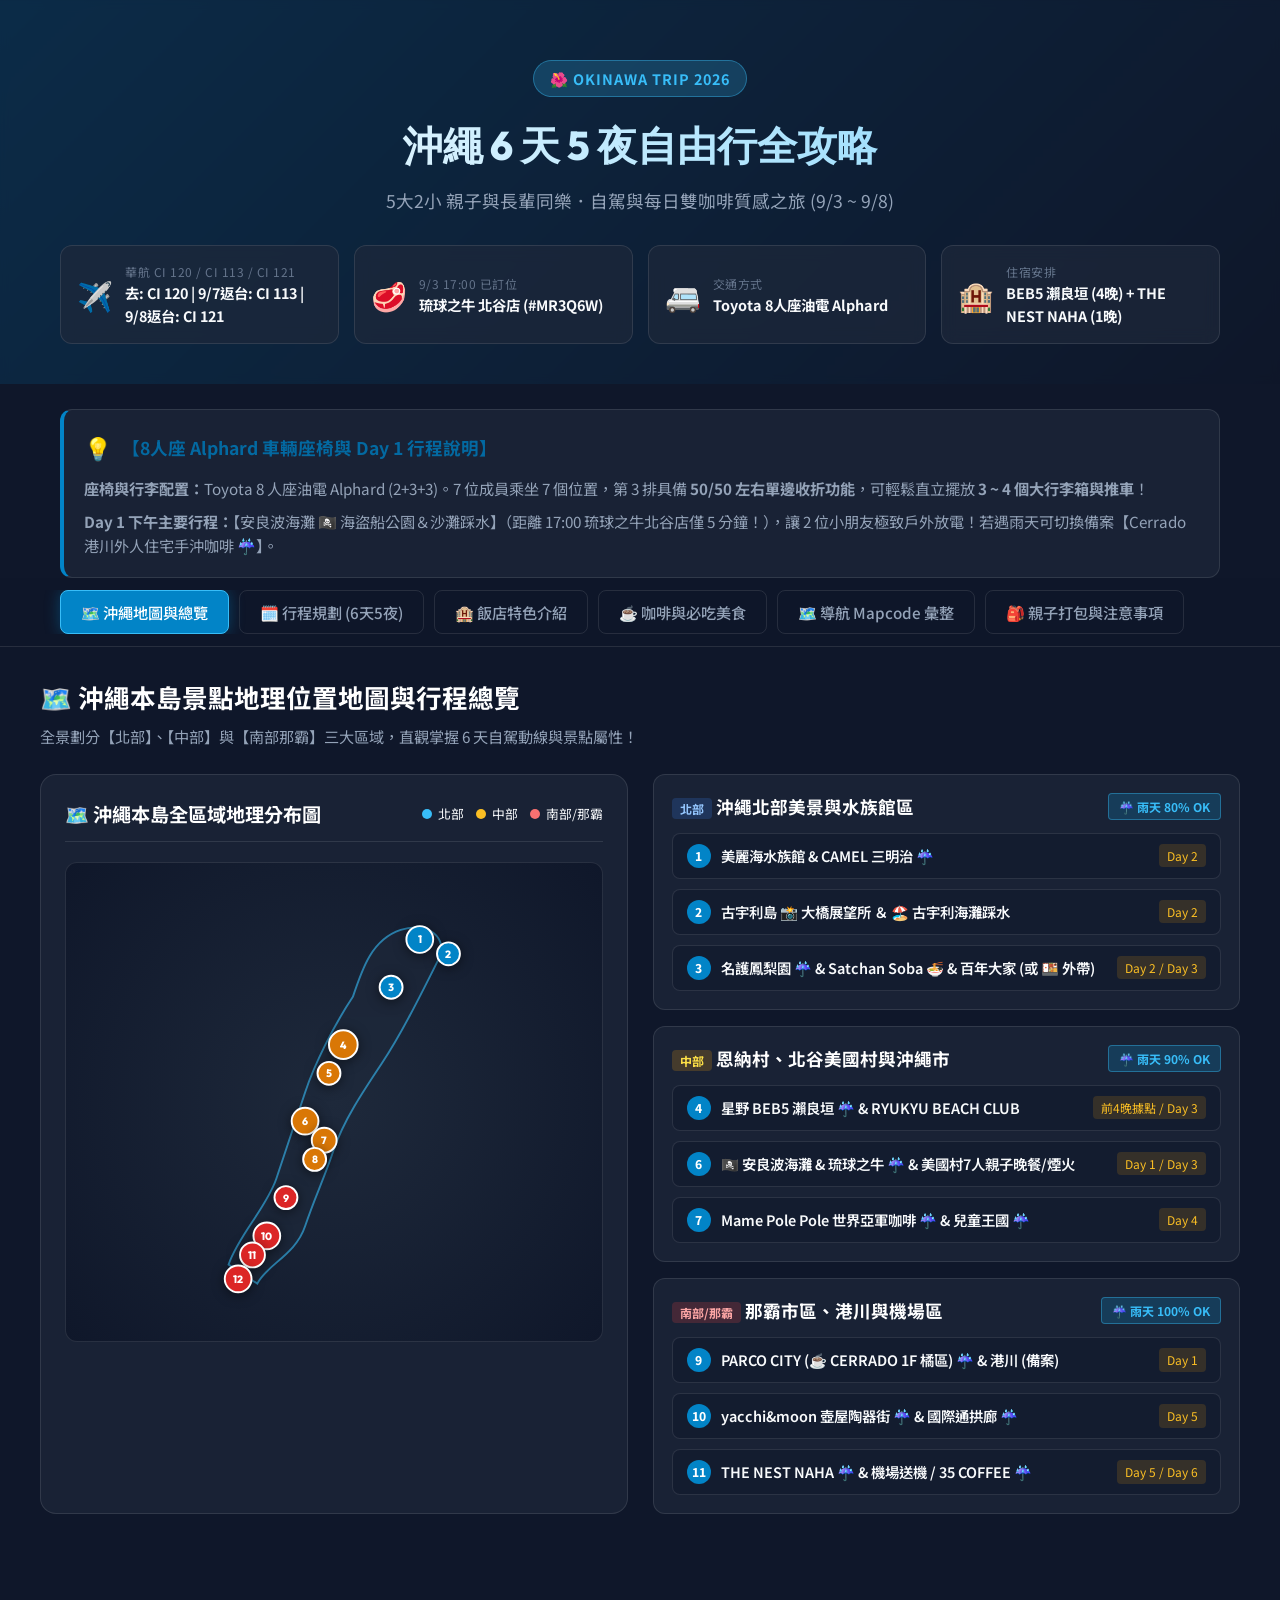
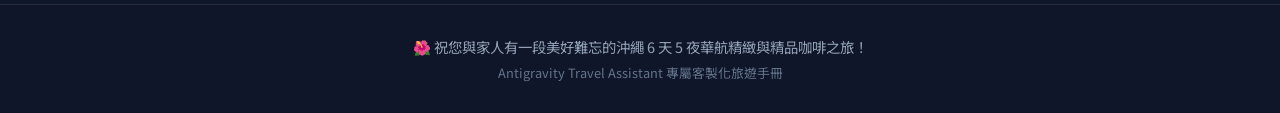
<file: index.html>
<!DOCTYPE html>
<html lang="zh-TW">
<head>
  <meta charset="UTF-8">
  <meta name="viewport" content="width=device-width, initial-scale=1.0">
  <title>沖繩 6 天 5 夜自由行全攻略｜5大2小親子自駕與每日雙咖啡之旅</title>
  <link rel="preconnect" href="https://fonts.googleapis.com">
  <link rel="preconnect" href="https://fonts.gstatic.com" crossorigin>
  <link href="https://fonts.googleapis.com/css2?family=Noto+Sans+TC:wght@300;400;500;700;900&family=Outfit:wght@400;600;800&display=swap" rel="stylesheet">
  <link rel="stylesheet" href="styles.css?v=10">
</head>
<body>
  <!-- Header / Hero Section -->
  <header class="hero">
    <div class="hero-overlay"></div>
    <div class="container hero-content">
      <span class="badge hero-badge">🌺 OKINAWA TRIP 2026</span>
      <h1>沖繩 6 天 5 夜自由行全攻略</h1>
      <p class="hero-subtitle">5大2小 親子與長輩同樂．自駕與每日雙咖啡質感之旅 (9/3 ~ 9/8)</p>
      
      <div class="trip-meta-grid">
        <div class="meta-card">
          <div class="meta-icon">✈️</div>
          <div class="meta-info">
            <div class="meta-label">華航 CI 120 / CI 113 / CI 121</div>
            <div class="meta-value">去: CI 120 | 9/7返台: CI 113 | 9/8返台: CI 121</div>
          </div>
        </div>
        <div class="meta-card">
          <div class="meta-icon">🥩</div>
          <div class="meta-info">
            <div class="meta-label">9/3 17:00 已訂位</div>
            <div class="meta-value">琉球之牛 北谷店 (#MR3Q6W)</div>
          </div>
        </div>
        <div class="meta-card">
          <div class="meta-icon">🚐</div>
          <div class="meta-info">
            <div class="meta-label">交通方式</div>
            <div class="meta-value">Toyota 8人座油電 Alphard</div>
          </div>
        </div>
        <div class="meta-card">
          <div class="meta-icon">🏨</div>
          <div class="meta-info">
            <div class="meta-label">住宿安排</div>
            <div class="meta-value">BEB5 瀨良垣 (4晚) + THE NEST NAHA (1晚)</div>
          </div>
        </div>
      </div>
    </div>
  </header>

  <!-- Important Alerts Section -->
  <section class="container section-alert">
    <div class="alert-box warning-box" style="border-left-color: #0284c7;">
      <div class="alert-header">
        <span class="alert-icon">💡</span>
        <h3 style="color: #0369a1;">【8人座 Alphard 車輛座椅與 Day 1 行程說明】</h3>
      </div>
      <div class="alert-content">
        <p><strong>座椅與行李配置：</strong>Toyota 8 人座油電 Alphard (2+3+3)。7 位成員乘坐 7 個位置，第 3 排具備 <strong>50/50 左右單邊收折功能</strong>，可輕鬆直立擺放 <strong>3 ~ 4 個大行李箱與推車</strong>！</p>
        <p><strong>Day 1 下午主要行程：</strong>【安良波海灘 🏴‍☠️ 海盜船公園＆沙灘踩水】（距離 17:00 琉球之牛北谷店僅 5 分鐘！），讓 2 位小朋友極致戶外放電！若遇雨天可切換備案【Cerrado 港川外人住宅手沖咖啡 ☔】。</p>
      </div>
    </div>
  </section>

  <!-- Navigation Tabs -->
  <nav class="sticky-nav">
    <div class="container nav-container">
      <button class="nav-btn active" data-tab="overview">🗺️ 沖繩地圖與總覽</button>
      <button class="nav-btn" data-tab="itinerary">🗓️ 行程規劃 (6天5夜)</button>
      <button class="nav-btn" data-tab="hotels">🏨 飯店特色介紹</button>
      <button class="nav-btn" data-tab="gourmet">☕ 咖啡與必吃美食</button>
      <button class="nav-btn" data-tab="mapcodes">🗺️ 導航 Mapcode 彙整</button>
      <button class="nav-btn" data-tab="packing">🎒 親子打包與注意事項</button>
    </div>
  </nav>

  <main class="container main-content">

    <!-- Tab 0: Map & Overview Page -->
    <div id="tab-overview" class="tab-pane active">
      <div class="section-title-wrap">
        <h2>🗺️ 沖繩本島景點地理位置地圖與行程總覽</h2>
        <p>全景劃分【北部】、【中部】與【南部那霸】三大區域，直觀掌握 6 天自駕動線與景點屬性！</p>
      </div>

      <div class="overview-layout">
        <!-- Interactive Okinawa SVG Map Card -->
        <div class="map-container-card">
          <div class="map-header">
            <h3>🗺️ 沖繩本島全區域地理分布圖</h3>
            <div class="map-legend">
              <div class="legend-item"><div class="legend-dot north"></div>北部</div>
              <div class="legend-item"><div class="legend-dot central"></div>中部</div>
              <div class="legend-item"><div class="legend-dot south"></div>南部/那霸</div>
            </div>
          </div>

          <div class="svg-map-wrapper">
            <svg class="map-svg" viewBox="0 0 400 500" xmlns="http://www.w3.org/2000/svg">
              <!-- Okinawa Island Base Path Graphic -->
              <path d="M 120 440 C 130 420, 160 410, 170 380 C 180 350, 190 330, 200 300 C 210 270, 230 240, 250 210 C 270 180, 290 140, 310 100 C 320 80, 300 60, 270 70 C 240 80, 230 110, 220 140 C 200 170, 180 210, 170 240 C 160 270, 150 300, 140 330 C 130 360, 100 390, 90 420 Z" 
                    fill="#1e293b" stroke="#38bdf8" stroke-width="2" opacity="0.6"/>

              <!-- Northern Region Pins (Blue) -->
              <g class="map-pin" transform="translate(290, 80)">
                <circle cx="0" cy="0" r="14" class="pin-circle north" />
                <text x="0" y="0" class="pin-label">1</text>
                <title>美麗海水族館 & CAMEL三明治 (Day 2)</title>
              </g>
              <g class="map-pin" transform="translate(320, 95)">
                <circle cx="0" cy="0" r="12" class="pin-circle north" />
                <text x="0" y="0" class="pin-label">2</text>
                <title>古宇利島 & 📸 大橋展望所 & 🏖️ 古宇利海灘 (Day 2)</title>
              </g>
              <g class="map-pin" transform="translate(260, 130)">
                <circle cx="0" cy="0" r="12" class="pin-circle north" />
                <text x="0" y="0" class="pin-label">3</text>
                <title>名護鳳梨園 & Satchan Soba & 百年古家大家 & 順路外帶 (Day 2/3)</title>
              </g>

              <!-- Central Region Pins (Amber) -->
              <g class="map-pin" transform="translate(210, 190)">
                <circle cx="0" cy="0" r="15" class="pin-circle central" />
                <text x="0" y="0" class="pin-label">4</text>
                <title>星野 BEB5 瀨良垣 & RYUKYU BEACH CLUB (前4晚據點)</title>
              </g>
              <g class="map-pin" transform="translate(195, 220)">
                <circle cx="0" cy="0" r="12" class="pin-circle central" />
                <text x="0" y="0" class="pin-label">5</text>
                <title>萬座毛觀景台 (Day 3)</title>
              </g>
              <g class="map-pin" transform="translate(170, 270)">
                <circle cx="0" cy="0" r="14" class="pin-circle central" />
                <text x="0" y="0" class="pin-label">6</text>
                <title>安良波海灘海盜船公園 & 琉球之牛北谷店 & 美國村7人親子晚餐/煙火 (Day 1/3)</title>
              </g>
              <g class="map-pin" transform="translate(190, 290)">
                <circle cx="0" cy="0" r="13" class="pin-circle central" />
                <text x="0" y="0" class="pin-label">7</text>
                <title>Mame Pole Pole世界亞軍咖啡 & 兒童王國 (Day 4)</title>
              </g>
              <g class="map-pin" transform="translate(180, 310)">
                <circle cx="0" cy="0" r="12" class="pin-circle central" />
                <text x="0" y="0" class="pin-label">8</text>
                <title>AEON Rycom 永旺夢樂城 (Day 4)</title>
              </g>

              <!-- Southern & Naha Region Pins (Red) -->
              <g class="map-pin" transform="translate(150, 350)">
                <circle cx="0" cy="0" r="12" class="pin-circle south" />
                <text x="0" y="0" class="pin-label">9</text>
                <title>SAN-A PARCO CITY & ☕ CERRADO COFFEE 1F 橘區 (Day 1)</title>
              </g>
              <g class="map-pin" transform="translate(130, 390)">
                <circle cx="0" cy="0" r="14" class="pin-circle south" />
                <text x="0" y="0" class="pin-label">10</text>
                <title>那霸國際通 & yacchi&moon壺屋陶器街 (Day 5)</title>
              </g>
              <g class="map-pin" transform="translate(115, 410)">
                <circle cx="0" cy="0" r="13" class="pin-circle south" />
                <text x="0" y="0" class="pin-label">11</text>
                <title>THE NEST NAHA & 傑克牛排 & 波上宮 (Day 5/6)</title>
              </g>
              <g class="map-pin" transform="translate(100, 435)">
                <circle cx="0" cy="0" r="14" class="pin-circle south" />
                <text x="0" y="0" class="pin-label">12</text>
                <title>那霸機場 OKA & 瀨長島 & 35 COFFEE (Day 5/6)</title>
              </g>
            </svg>
          </div>
        </div>

        <!-- Region Spotlight Cards List -->
        <div class="regions-container">
          <!-- North Region Card -->
          <div class="region-card">
            <div class="region-card-header">
              <div class="region-card-title"><span class="region-badge North">北部</span> 沖繩北部美景與水族館區</div>
              <span class="tag rain-ok">☔ 雨天 80% OK</span>
            </div>
            <div class="spotlight-list">
              <div class="spotlight-item">
                <div class="spotlight-info">
                  <div class="spotlight-num">1</div>
                  <div class="spotlight-name">美麗海水族館 & CAMEL 三明治 ☔</div>
                </div>
                <div class="spotlight-day">Day 2</div>
              </div>
              <div class="spotlight-item">
                <div class="spotlight-info">
                  <div class="spotlight-num">2</div>
                  <div class="spotlight-name">古宇利島 📸 大橋展望所 ＆ 🏖️ 古宇利海灘踩水</div>
                </div>
                <div class="spotlight-day">Day 2</div>
              </div>
              <div class="spotlight-item">
                <div class="spotlight-info">
                  <div class="spotlight-num">3</div>
                  <div class="spotlight-name">名護鳳梨園 ☔ & Satchan Soba 🍜 & 百年大家 (或 🍱 外帶)</div>
                </div>
                <div class="spotlight-day">Day 2 / Day 3</div>
              </div>
            </div>
          </div>

          <!-- Central Region Card -->
          <div class="region-card">
            <div class="region-card-header">
              <div class="region-card-title"><span class="region-badge Central">中部</span> 恩納村、北谷美國村與沖繩市</div>
              <span class="tag rain-ok">☔ 雨天 90% OK</span>
            </div>
            <div class="spotlight-list">
              <div class="spotlight-item">
                <div class="spotlight-info">
                  <div class="spotlight-num">4</div>
                  <div class="spotlight-name">星野 BEB5 瀨良垣 ☔ & RYUKYU BEACH CLUB</div>
                </div>
                <div class="spotlight-day">前4晚據點 / Day 3</div>
              </div>
              <div class="spotlight-item">
                <div class="spotlight-info">
                  <div class="spotlight-num">6</div>
                  <div class="spotlight-name">🏴‍☠️ 安良波海灘 & 琉球之牛 ☔ & 美國村7人親子晚餐/煙火</div>
                </div>
                <div class="spotlight-day">Day 1 / Day 3</div>
              </div>
              <div class="spotlight-item">
                <div class="spotlight-info">
                  <div class="spotlight-num">7</div>
                  <div class="spotlight-name">Mame Pole Pole 世界亞軍咖啡 ☔ & 兒童王國 ☔</div>
                </div>
                <div class="spotlight-day">Day 4</div>
              </div>
            </div>
          </div>

          <!-- South & Naha Region Card -->
          <div class="region-card">
            <div class="region-card-header">
              <div class="region-card-title"><span class="region-badge South">南部/那霸</span> 那霸市區、港川與機場區</div>
              <span class="tag rain-ok">☔ 雨天 100% OK</span>
            </div>
            <div class="spotlight-list">
              <div class="spotlight-item">
                <div class="spotlight-info">
                  <div class="spotlight-num">9</div>
                  <div class="spotlight-name">PARCO CITY (☕ CERRADO 1F 橘區) ☔ & 港川 (備案)</div>
                </div>
                <div class="spotlight-day">Day 1</div>
              </div>
              <div class="spotlight-item">
                <div class="spotlight-info">
                  <div class="spotlight-num">10</div>
                  <div class="spotlight-name">yacchi&moon 壺屋陶器街 ☔ & 國際通拱廊 ☔</div>
                </div>
                <div class="spotlight-day">Day 5</div>
              </div>
              <div class="spotlight-item">
                <div class="spotlight-info">
                  <div class="spotlight-num">11</div>
                  <div class="spotlight-name">THE NEST NAHA ☔ & 機場送機 / 35 COFFEE ☔</div>
                </div>
                <div class="spotlight-day">Day 5 / Day 6</div>
              </div>
            </div>
          </div>
        </div>
      </div>
    </div>

    <!-- Tab 1: Itinerary -->
    <div id="tab-itinerary" class="tab-pane">
      <div class="section-title-wrap">
        <h2>🗓️ Day-by-Day 每日詳細行程與路線導覽</h2>
        <p>Day 1 咖啡亮點：<strong>☕ CERRADO COFFEE BeansStore 分店在 PARCO CITY 1 樓 (1F 橘區)！</strong></p>
      </div>

      <!-- Day Selector Bar -->
      <div class="day-selector">
        <button class="day-btn active" data-day="day1">Day 1 (9/3 週四)<br><span>🏴‍☠️ 安良波海灘 ➔ 🥩琉球之牛</span></button>
        <button class="day-btn" data-day="day2">Day 2 (9/4 週五)<br><span>☕ CAMEL 早餐 ➔ 🐋水族館 ➔ 📸展望所 ➔ 🍱順路外帶/大家</span></button>
        <button class="day-btn" data-day="day3">Day 3 (9/5 週六)<br><span>☕ Beach Club ➔ 🐘 萬座毛 ➔ 🦁 兒童王國 ➔ 🏴‍☠️ 海盜船 ➔ 🌮 美國村</span></button>
        <button class="day-btn" data-day="day4">Day 4 (9/6 週日)<br><span>☕ 豆ポレポレ ➔ 🛍️ AEON ➔ 🏖️ 納碧海灘 ➔ 🍲 和牛火鍋</span></button>
        <button class="day-btn" data-day="day5">Day 5 (9/7 週一)<br><span>yacchi&moon餐具．☕瀨長島 ➔ 🛫送機</span></button>
        <button class="day-btn" data-day="day6">Day 6 (9/8 週二)<br><span>☕ 35咖啡買豆 ➔ CI 121 返台</span></button>
      </div>

      <!-- Day Details Container -->
      <div id="day-details-content">
        <!-- JS dynamically renders active day content here -->
      </div>
    </div>

    <!-- Tab 2: Hotels -->
    <div id="tab-hotels" class="tab-pane">
      <div class="section-title-wrap">
        <h2>🏨 住宿開箱與周邊機能指南</h2>
        <p>4晚星野度假風 (附完整廚房可自煮火鍋 & 24h TAMARIBA 晨間咖啡) + 1晚那霸頂級新地標 Nest Hotel</p>
      </div>

      <div class="hotels-grid">
        <div class="hotel-card">
          <div class="hotel-tag">Day 1 ~ Day 4 (前4晚)</div>
          <h3>星野集團 BEB5 沖繩瀨良垣 ☔ 雨天OK</h3>
          <p class="hotel-sub">Hoshino Resorts BEB5 Okinawa Seragaki</p>
          <div class="hotel-img-placeholder" style="background: linear-gradient(135deg, #2b5876, #4e4376);">
            <span>☕ 24h TAMARIBA Lounge 晨間精緻咖啡 & 附設完整廚房</span>
          </div>
          <ul class="hotel-highlights">
            <li><strong>房間特色：</strong>配備完整廚房、大容量冰箱、洗脫烘一體洗衣機、微波爐、IH電磁爐與鍋具，雨天在房內自煮和牛火鍋極其舒適！</li>
            <li><strong>咖啡亮點：</strong>24小時開放的 TAMARIBA 室內 Lounge，提供免費精緻晨間咖啡與輕食。</li>
            <li><strong>地理優勢：</strong>位於恩納村中心點，往北去美麗海水族館（約50分鐘）、往南去美國村（約30分鐘），極佳的北部與中部旅遊據點。</li>
            <li><strong>親子友善：</strong>提供兒童備品、推車友善無障礙通道、夜間可以在中庭放鬆喝啤酒聊天。</li>
          </ul>
        </div>

        <div class="hotel-card">
          <div class="hotel-tag highlight-tag">Day 5 (最後1晚 - 2025新開幕)</div>
          <h3>THE NEST NAHA (那霸 NEST 酒店) ☔ 雨天OK</h3>
          <p class="hotel-sub">Nest Hotel Group 旗艦頂級酒店 (2025年7月盛大開幕)</p>
          <div class="hotel-img-placeholder" style="background: linear-gradient(135deg, #11998e, #38ef7d);">
            <span>🏊 22公尺頂樓無邊際泳池 & 頂樓池畔晨間咖啡</span>
          </div>
          <ul class="hotel-highlights">
            <li><strong>飯店亮點：</strong>2025新開幕旗艦大作！頂樓設有無邊際溫水泳池，可以邊俯瞰那霸夕陽市景與晨間景致享用池畔咖啡。</li>
            <li><strong>地理位置：</strong>步行 5 分鐘即達單軌「旭橋站」，開車至那霸機場僅約 10~15 分鐘。</li>
            <li><strong>逛街便利：</strong>步行可達「國際通」、熱門餐廳「傑克牛排 (Jack's Steak House)」。最後一天還車後即可輕鬆逛街 shopping。</li>
            <li><strong>溫馨提醒：</strong>請特別留意，附近另有舊款「那霸西 Nest 酒店 (Nest Hotel Naha Nishi)」，訂房與導航時請務必認明 <strong>THE NEST NAHA</strong>。</li>
          </ul>
        </div>
      </div>
    </div>

    <!-- Tab 3: Gourmet -->
    <div id="tab-gourmet" class="tab-pane">
      <div class="section-title-wrap">
        <h2>☕ 精品咖啡與必吃美食口袋名單</h2>
        <p>嚴選 CERRADO COFFEE BeansStore (PARCO CITY 1F 橘區)、King Tacos、燒肉乃我那霸、Satchan Soba</p>
      </div>

      <div class="gourmet-filters">
        <button class="filter-btn active" data-filter="all">全部咖啡與美食</button>
        <button class="filter-btn" data-filter="cafe">☕ 咖啡地圖 / 買豆名店</button>
        <button class="filter-btn" data-filter="yakiniku">🥩 琉球之牛 / 和牛火鍋</button>
        <button class="filter-btn" data-filter="naha">🏺 yacchi&moon / 國際通</button>
        <button class="filter-btn" data-filter="soba">🍜 沖繩麵 / 傳統料理</button>
      </div>

      <div class="gourmet-grid" id="gourmet-container">
        <!-- Dynamically filled by JS -->
      </div>
    </div>

    <!-- Tab 4: Mapcodes -->
    <div id="tab-mapcodes" class="tab-pane">
      <div class="section-title-wrap">
        <h2>🗺️ 自駕必備！景點 Mapcode & 天候屬性查</h2>
        <p>日本車載導航輸入 Mapcode 最準確，標註 ☔ 雨天OK 之室內/遮雨景點</p>
      </div>

      <div class="mapcode-table-wrap">
        <table class="mapcode-table">
          <thead>
            <tr>
              <th>區域</th>
              <th>景點 / 飯店名稱</th>
              <th>Mapcode</th>
              <th>電話號碼</th>
              <th>天候屬性 / 備註</th>
            </tr>
          </thead>
          <tbody>
            <tr>
              <td><span class="region-badge South">浦添</span></td>
              <td><strong>CERRADO COFFEE BeansStore (PARCO CITY 1F)</strong></td>
              <td>33 339 078*34</td>
              <td>098-871-1120</td>
              <td>☔ 雨天OK｜☕ PARCO CITY 1樓橘區 (Orange Zone)！精品單品手沖與咖啡豆買豆</td>
            </tr>
            <tr>
              <td><span class="region-badge North">名護</span></td>
              <td><strong>King Tacos (名護店 - Day 2 外帶首選)</strong></td>
              <td>206 688 322*41</td>
              <td>0980-52-7080</td>
              <td>🍱 沖繩塔可飯元祖！大盒起司牛肉塔可飯，順路外帶回 BEB5 第一名</td>
            </tr>
            <tr>
              <td><span class="region-badge North">名護</span></td>
              <td><strong>燒肉乃我那霸 (名護店 - 燒肉便當)</strong></td>
              <td>206 688 565*11</td>
              <td>0980-53-5017</td>
              <td>🥩 🍱 A5 和牛與阿古豬排豪華外帶便當，順路外帶超美味</td>
            </tr>
            <tr>
              <td><span class="region-badge North">恩納</span></td>
              <td><strong>Pizzeria da ENZO (恩納村店 - 窯烤披薩)</strong></td>
              <td>206 098 003*55</td>
              <td>098-965-8800</td>
              <td>🍕 外帶現烤窯烤披薩與義大利麵！回 BEB5 享用極好</td>
            </tr>
            <tr>
              <td><span class="region-badge North">名護</span></td>
              <td><strong>AEON 名護店 (58號國道旁超市熟食)</strong></td>
              <td>206 688 880*85</td>
              <td>0980-54-8000</td>
              <td>🛒 🍱 生魚片壽司拼盤、串燒、炸雞與水果大採購外帶</td>
            </tr>
            <tr>
              <td><span class="region-badge Central">美國村</span></td>
              <td><strong>Taco Rice Cafe Kijimuna (Depot Island 2F)</strong></td>
              <td>33 526 450*63</td>
              <td>098-989-5100</td>
              <td>☔ 雨天OK｜🌮 Day 3 親子晚餐首選！滑嫩歐姆蛋塔可飯、不辣小孩超喜愛</td>
            </tr>
            <tr>
              <td><span class="region-badge Central">美國村</span></td>
              <td><strong>美濱迴轉壽司市場 (グルメ回転ずし市場)</strong></td>
              <td>33 526 400*22</td>
              <td>098-926-3222</td>
              <td>☔ 雨天OK｜🍣 5大2小大卡座首選！大塊生魚片壽司、玉子燒與熱烏龍麵</td>
            </tr>
            <tr>
              <td><span class="region-badge Central">北谷港</span></td>
              <td><strong>Chatan Harbor Brewery & Restaurant</strong></td>
              <td>33 525 400*11</td>
              <td>098-926-1118</td>
              <td>☔ 雨天OK｜🍺 🍕 7人極寬敞港景餐廳！大人精釀啤酒/牛排＋小孩現烤披薩</td>
            </tr>
            <tr>
              <td><span class="region-badge North">名護</span></td>
              <td><strong>Satchan Soba (幸ちゃんそば - Day 3 午餐)</strong></td>
              <td>206 688 880*85</td>
              <td>0980-52-1558</td>
              <td>☔ 雨天OK｜🍜 名護超人氣沖繩麵！燉煮軟骨排骨(Soki)與艾草麵條選項</td>
            </tr>
            <tr>
              <td><span class="region-badge North">古宇利</span></td>
              <td><strong>古宇利海灘 (Kouri Beach)</strong></td>
              <td>485 692 126*22</td>
              <td>0980-56-2256</td>
              <td>🏖️ Day 2 超順路踩水｜浪平水淺細白沙灘、洗腳沖洗設施齊全</td>
            </tr>
            <tr>
              <td><span class="region-badge North">本島側</span></td>
              <td><strong>古宇利大橋南詰展望所 (本島/屋我側)</strong></td>
              <td>485 601 893*22</td>
              <td>0980-56-2256</td>
              <td>📸 Day 2 大橋拍照勝地｜免費停車場、沙灘步道、全景海景合照</td>
            </tr>
            <tr>
              <td><span class="region-badge Central">北谷</span></td>
              <td><strong>安良波海灘 (Araha Beach - 海盜船公園)</strong></td>
              <td>33 496 157*00</td>
              <td>098-926-2680</td>
              <td>🏴‍☠️ Day 1 主要行程｜巨大海盜船木製城堡遊樂設施、白沙灘踩水</td>
            </tr>
            <tr>
              <td><span class="region-badge South">浦添</span></td>
              <td><strong>OKINAWA CERRADO COFFEE (港川總店)</strong></td>
              <td>33 341 033*58</td>
              <td>098-875-0123</td>
              <td>☔ 雨天OK｜☕ Day 1 備案｜1986創立老字號文青烘豆廠總店，買濾掛包</td>
            </tr>
            <tr>
              <td><span class="region-badge North">本部</span></td>
              <td><strong>CAMEL SANDWICH & SMOOTHIE (Day 2 早餐)</strong></td>
              <td>553 045 423*44</td>
              <td>0980-43-6902</td>
              <td>☔ 雨天OK｜距水族館10分鐘，熱壓三明治與果昔</td>
            </tr>
            <tr>
              <td><span class="region-badge North">古宇利</span></td>
              <td><strong>Kouri Shrimp (2F) & Benny's Bowl (1F)</strong></td>
              <td>485 692 126*22</td>
              <td>0980-56-1242</td>
              <td>🍤 🥣 Day 2 點心｜同棟建築！2F蝦蝦飯＋1F Benny's 鮮果巴西莓碗</td>
            </tr>
            <tr>
              <td><span class="region-badge North">恩納</span></td>
              <td><strong>RYUKYU BEACH CLUB (琉球海灘俱樂部)</strong></td>
              <td>206 315 277*33</td>
              <td>098-966-2345</td>
              <td>☀️ 戶外開放沙發｜瀨良垣海景第一排（週六建議預約）</td>
            </tr>
            <tr>
              <td><span class="region-badge North">恩納</span></td>
              <td><strong>恩納村海濱公園・納碧海灘 (Nabee Beach)</strong></td>
              <td>206 312 098*88</td>
              <td>098-966-8839</td>
              <td>🏖️ 距BEB5僅5分｜免費停車與入場！天然內灣防波堤、浪平水淺、細白沙、洗腳池、紅瓦涼亭</td>
            </tr>
            <tr>
              <td><span class="region-badge Central">中部</span></td>
              <td><strong>琉球之牛 (北谷店) - 已訂位 17:00</strong></td>
              <td>33 526 450*63</td>
              <td>098-989-3405</td>
              <td>☔ 雨天OK｜9/3 17:00 準時入座！預約號 #MR3Q6W</td>
            </tr>
            <tr>
              <td><span class="region-badge Central">中部</span></td>
              <td><strong>Mame Pole Pole (豆ポレポレ)</strong></td>
              <td>33 564 309*05</td>
              <td>098-960-5516</td>
              <td>☔ 雨天OK｜新店門口有專屬免費停車場！拿鐵必買：1.Moo-Moo牛牛配方 2.Gajumaru榕樹配方 3.Pole Pole中焙</td>
            </tr>
            <tr>
              <td><span class="region-badge Central">中部</span></td>
              <td><strong>ZHYVAGO COFFEE ROASTERS (美國村)</strong></td>
              <td>33 526 450*63</td>
              <td>098-989-5023</td>
              <td>☔ 雨天OK｜☕ 重工業美式海景烘豆廠</td>
            </tr>
            <tr>
              <td><span class="region-badge South">那霸</span></td>
              <td><strong>yacchi&moon (壺屋陶器街)</strong></td>
              <td>33 158 093*74</td>
              <td>098-871-1120</td>
              <td>☔ 雨天OK｜🍶 超人氣質感手作餐具、陶器盤子與熊熊器皿</td>
            </tr>
            <tr>
              <td><span class="region-badge South">那霸</span></td>
              <td><strong>那霸國際通 (拱廊街 / 牧志市場)</strong></td>
              <td>33 157 382*41</td>
              <td>098-867-1171</td>
              <td>☔ 雨天OK｜全遮雨拱廊商店街，Potama 豬肉蛋飯糰</td>
            </tr>
            <tr>
              <td><span class="region-badge South">那霸</span></td>
              <td><strong>那霸機場國際線 (9/7 17:30送機)</strong></td>
              <td>33 123 279*00</td>
              <td>098-840-1179</td>
              <td>☔ 雨天OK｜🛫 17:30 準時抵達，35 COFFEE 買珊瑚豆 / 送機</td>
            </tr>
            <tr>
              <td><span class="region-badge Central">中部</span></td>
              <td><strong>AEON Rycom (和牛火鍋採購)</strong></td>
              <td>33 530 406*45</td>
              <td>0989-30-0425</td>
              <td>☔ 雨天OK｜🛒 1F 超市採購沖繩 A5 黑毛和牛與阿古豬</td>
            </tr>
            <tr>
              <td><span class="region-badge Central">中部</span></td>
              <td><strong>美國村 (週六 20:00 煙火秀)</strong></td>
              <td>33 526 450*63</td>
              <td>0989-26-5678</td>
              <td>🎆 戶外煙火｜週六 20:00 準時施放，沿海步道</td>
            </tr>
            <tr>
              <td><span class="region-badge South">浦添</span></td>
              <td><strong>SAN-A PARCO CITY (A&W 漢堡)</strong></td>
              <td>33 339 078*34</td>
              <td>098-871-1120</td>
              <td>☔ 雨天OK｜必吃 A&W 莫札瑞拉起司堡 & 捲捲薯條</td>
            </tr>
            <tr>
              <td><span class="region-badge Central">中部</span></td>
              <td><strong>Blue Seal 冰淇淋 (美國村店)</strong></td>
              <td>33 526 450*63</td>
              <td>0989-26-5678</td>
              <td>☔ 雨天OK｜必吃鹽金楚餅、紅芋與香檸口味冰淇淋</td>
            </tr>
            <tr>
              <td><span class="region-badge North">北部</span></td>
              <td><strong>沖繩美麗海水族館</strong></td>
              <td>553 075 797*77</td>
              <td>0980-48-3748</td>
              <td>☔ 雨天OK｜世界級室內水族館，鯨鯊、遮雨海豚秀</td>
            </tr>
            <tr>
              <td><span class="region-badge North">北部</span></td>
              <td><strong>名護鳳梨園 (Pineapple Park)</strong></td>
              <td>206 716 467*85</td>
              <td>0980-53-3990</td>
              <td>☔ 雨天OK｜全遮雨自動駕駛鳳梨車，室內溫室品酒</td>
            </tr>
            <tr>
              <td><span class="region-badge North">北部</span></td>
              <td><strong>百年古家 大家 (Ufuya)</strong></td>
              <td>206 745 056*66</td>
              <td>0980-53-0280</td>
              <td>☔ 雨天OK｜百年古民家室內遮雨長廊，阿古豬涮涮鍋</td>
            </tr>
            <tr>
              <td><span class="region-badge Central">中部</span></td>
              <td><strong>沖繩兒童王國 (Wonder Museum)</strong></td>
              <td>33 560 216*25</td>
              <td>0989-33-4190</td>
              <td>☔ 雨天OK｜Wonder Museum 3層樓全室內冷氣雨天館</td>
            </tr>
            <tr>
              <td><span class="region-badge Central">中部</span></td>
              <td><strong>星野 BEB5 沖繩瀨良垣</strong></td>
              <td>206 314 553*33</td>
              <td>0989-67-8900</td>
              <td>☔ 雨天OK｜房內廚房完美自煮火鍋，TAMARIBA免費晨咖啡</td>
            </tr>
            <tr>
              <td><span class="region-badge South">南部</span></td>
              <td><strong>DMM Kariyushi 水族館</strong></td>
              <td>232 543 400*25</td>
              <td>0988-40-6900</td>
              <td>☔ 雨天OK｜位在 iias 室內購物中心內，沉浸式投影</td>
            </tr>
            <tr>
              <td><span class="region-badge South">南部</span></td>
              <td><strong>瀨長島 (Umikaji Terrace)</strong></td>
              <td>33 002 602*06</td>
              <td>0988-51-7446</td>
              <td>🌥️ 半戶外階梯｜幸福鬆餅海景咖啡（室內席雨天OK）</td>
            </tr>
            <tr>
              <td><span class="region-badge South">那霸</span></td>
              <td><strong>THE NEST NAHA (那霸 NEST)</strong></td>
              <td>33 155 186*55</td>
              <td>0988-68-1118</td>
              <td>☔ 雨天OK｜2025新開幕旗艦店，鄰近旭橋站與國際通</td>
            </tr>
            <tr>
              <td><span class="region-badge South">那霸</span></td>
              <td><strong>波上宮神社</strong></td>
              <td>33 155 873*88</td>
              <td>0988-68-3697</td>
              <td>☔ 雨天OK｜懸崖上的沖繩第一神社，拜拜求平安符</td>
            </tr>
          </tbody>
        </table>
      </div>
    </div>

    <!-- Tab 5: Packing & Tips -->
    <div id="tab-packing" class="tab-pane">
      <div class="section-title-wrap">
        <h2>🎒 親子與長輩隨行包 & 行前準備清單</h2>
        <p>互動式清單，出發前點擊勾選確認備妥物品！</p>
      </div>

      <div class="packing-grid">
        <div class="checklist-card">
          <h3>📄 重要證件與駕駛必備</h3>
          <ul class="checklist" id="check-docs">
            <li><label><input type="checkbox"> 台灣駕照正本（駕駛必帶，不可過期）</label></li>
            <li><label><input type="checkbox"> 日文譯本（需向監理所申請）</label></li>
            <li><label><input type="checkbox"> 所有人護照（效期 6 個月以上）</label></li>
            <li><label><input type="checkbox"> Visit Japan Web 填寫 completed（入境QR Code）</label></li>
            <li><label><input type="checkbox"> 租車預約單 & 飯店預約確認信</label></li>
            <li><label><input type="checkbox"> 海外旅遊平安險 & 醫療突發險</label></li>
          </ul>
        </div>

        <div class="checklist-card">
          <h3>👶 2 位小朋友專用清單</h3>
          <ul class="checklist" id="check-kids">
            <li><label><input type="checkbox"> 輕便型摺疊推車（可上飛機或放車廂）</label></li>
            <li><label><input type="checkbox"> 兒童泳衣、防曬水母衣、臂圈/浮板</label></li>
            <li><label><input type="checkbox"> 兒童防曬乳、防蚊液、防蚊貼片</label></li>
            <li><label><input type="checkbox"> 備用衣服（每天建議多帶 1~2 套）</label></li>
            <li><label><input type="checkbox"> 水壺、常備藥品（退燒、止瀉、感冒藥）</label></li>
            <li><label><input type="checkbox"> 租車安全座椅預約確認（2張座椅）</label></li>
          </ul>
        </div>

        <div class="checklist-card">
          <h3>👴 5 位大人與日常用品</h3>
          <ul class="checklist" id="check-adults">
            <li><label><input type="checkbox"> 遮陽帽、太陽眼鏡、涼感外套</label></li>
            <li><label><input type="checkbox"> 網卡 / eSIM / 漫遊（建議多準備一組）</label></li>
            <li><label><input type="checkbox"> 日幣現金（投幣停車場、小吃攤需付現）</label></li>
            <li><label><input type="checkbox"> 行動電源、多孔充電器</label></li>
            <li><label><input type="checkbox"> 涉水鞋 / 涼鞋（踩水與沙灘用）</label></li>
            <li><label><input type="checkbox"> 折疊雨傘 / 輕便雨衣</label></li>
          </ul>
        </div>
      </div>
    </div>

  </main>

  <footer class="footer">
    <div class="container">
      <p>🌺 祝您與家人有一段美好難忘的沖繩 6 天 5 夜華航精緻與精品咖啡之旅！</p>
      <p class="footer-sub">Antigravity Travel Assistant 專屬客製化旅遊手冊</p>
    </div>
  </footer>

  <script src="app.js?v=10"></script>
</body>
</html>
</file>
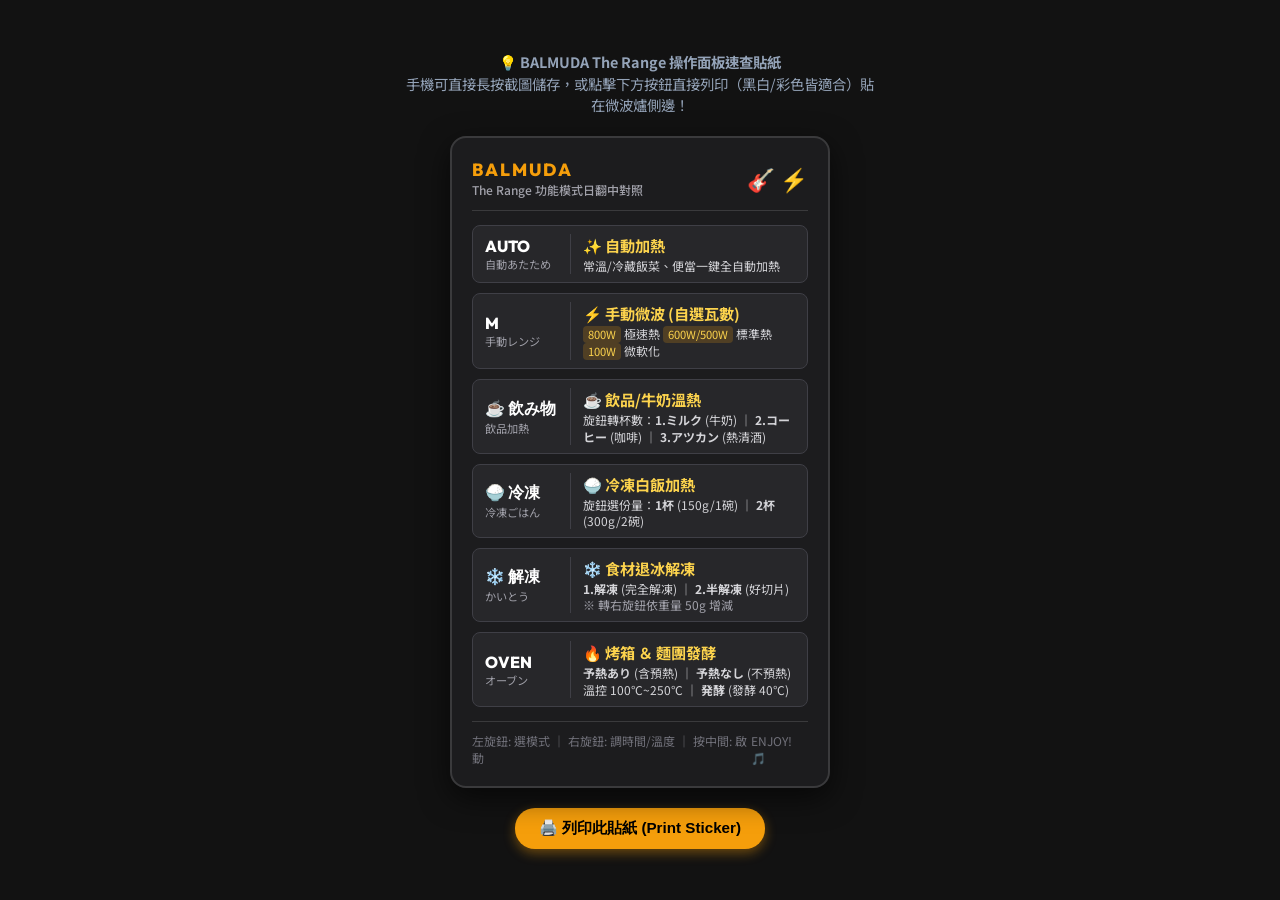
<file: balmuda_sticker.html>
<!DOCTYPE html>
<html lang="zh-TW">
<head>
  <meta charset="UTF-8">
  <meta name="viewport" content="width=device-width, initial-scale=1.0">
  <title>BALMUDA The Range 功能對照貼紙 (日翻中對照表)</title>
  <link rel="preconnect" href="https://fonts.googleapis.com">
  <link rel="preconnect" href="https://fonts.gstatic.com" crossorigin>
  <link href="https://fonts.googleapis.com/css2?family=Noto+Sans+TC:wght@400;500;700;900&family=Outfit:wght@600;800&display=swap" rel="stylesheet">
  <style>
    * {
      box-sizing: border-box;
      margin: 0;
      padding: 0;
    }
    body {
      background: #121212;
      color: #ffffff;
      font-family: 'Noto Sans TC', -apple-system, BlinkMacSystemFont, sans-serif;
      display: flex;
      flex-direction: column;
      align-items: center;
      justify-content: center;
      min-height: 100vh;
      padding: 20px;
    }

    .instructions {
      color: #94a3b8;
      font-size: 0.9rem;
      margin-bottom: 20px;
      text-align: center;
      max-width: 480px;
      line-height: 1.5;
    }

    /* Sticker Container (Designed like BALMUDA matte black luxury aesthetic) */
    .sticker-card {
      width: 380px;
      background: #1c1c1e;
      border: 2px solid #3a3a3c;
      border-radius: 16px;
      padding: 20px;
      box-shadow: 0 10px 30px rgba(0, 0, 0, 0.6);
      position: relative;
    }

    .sticker-header {
      display: flex;
      justify-content: space-between;
      align-items: center;
      border-bottom: 1px solid #3a3a3c;
      padding-bottom: 12px;
      margin-bottom: 14px;
    }

    .brand-title {
      font-family: 'Outfit', sans-serif;
      font-size: 1.1rem;
      font-weight: 800;
      letter-spacing: 2px;
      color: #f59e0b;
    }

    .brand-sub {
      font-size: 0.75rem;
      color: #a1a1aa;
      font-weight: 500;
    }

    /* Grid of modes */
    .modes-list {
      display: flex;
      flex-direction: column;
      gap: 10px;
    }

    .mode-row {
      display: grid;
      grid-template-columns: 85px 1fr;
      align-items: center;
      background: #27272a;
      border: 1px solid #3f3f46;
      border-radius: 8px;
      padding: 8px 12px;
    }

    .mode-jp-tag {
      display: flex;
      flex-direction: column;
    }

    .mode-symbol {
      font-family: 'Outfit', sans-serif;
      font-size: 1rem;
      font-weight: 800;
      color: #ffffff;
      display: flex;
      align-items: center;
      gap: 4px;
    }

    .mode-jp-name {
      font-size: 0.7rem;
      color: #a1a1aa;
    }

    .mode-cn-detail {
      border-left: 1px solid #3f3f46;
      padding-left: 12px;
    }

    .mode-cn-main {
      font-size: 0.95rem;
      font-weight: 700;
      color: #fcd34d;
      margin-bottom: 2px;
    }

    .mode-sub-options {
      font-size: 0.75rem;
      color: #d4d4d8;
      line-height: 1.35;
    }

    .highlight-pill {
      display: inline-block;
      background: rgba(245, 158, 11, 0.2);
      color: #fcd34d;
      padding: 1px 5px;
      border-radius: 4px;
      font-size: 0.7rem;
      margin-right: 3px;
    }

    .sticker-footer {
      margin-top: 14px;
      padding-top: 10px;
      border-top: 1px solid #3a3a3c;
      font-size: 0.75rem;
      color: #71717a;
      display: flex;
      justify-content: space-between;
      align-items: center;
    }

    .btn-print {
      margin-top: 20px;
      background: #f59e0b;
      color: #000000;
      border: none;
      padding: 10px 24px;
      border-radius: 20px;
      font-weight: 700;
      font-size: 0.95rem;
      cursor: pointer;
      box-shadow: 0 4px 12px rgba(245, 158, 11, 0.4);
      transition: all 0.2s ease;
    }

    .btn-print:hover {
      background: #d97706;
      transform: scale(1.03);
    }

    @media print {
      body {
        background: #ffffff;
        color: #000000;
        padding: 0;
      }
      .instructions, .btn-print {
        display: none;
      }
      .sticker-card {
        border: 2px solid #000000;
        background: #ffffff;
        color: #000000;
        box-shadow: none;
      }
      .brand-title { color: #000000; }
      .brand-sub { color: #555555; }
      .mode-row {
        background: #f4f4f5;
        border-color: #d4d4d8;
      }
      .mode-symbol { color: #000000; }
      .mode-jp-name { color: #666666; }
      .mode-cn-main { color: #000000; }
      .mode-sub-options { color: #333333; }
      .mode-cn-detail { border-left-color: #cccccc; }
      .highlight-pill { background: #e4e4e7; color: #000000; border: 1px solid #aaaaaa; }
    }
  </style>
</head>
<body>

  <div class="instructions">
    💡 <strong>BALMUDA The Range 操作面板速查貼紙</strong><br>
    手機可直接長按截圖儲存，或點擊下方按鈕直接列印（黑白/彩色皆適合）貼在微波爐側邊！
  </div>

  <!-- STICKER CARD -->
  <div class="sticker-card" id="stickerArea">
    <div class="sticker-header">
      <div>
        <div class="brand-title">BALMUDA</div>
        <div class="brand-sub">The Range 功能模式日翻中對照</div>
      </div>
      <div style="font-size: 1.4rem;">🎸 ⚡</div>
    </div>

    <div class="modes-list">
      <!-- AUTO -->
      <div class="mode-row">
        <div class="mode-jp-tag">
          <span class="mode-symbol">AUTO</span>
          <span class="mode-jp-name">自動あたため</span>
        </div>
        <div class="mode-cn-detail">
          <div class="mode-cn-main">✨ 自動加熱</div>
          <div class="mode-sub-options">常溫/冷藏飯菜、便當一鍵全自動加熱</div>
        </div>
      </div>

      <!-- MANUAL (M) -->
      <div class="mode-row">
        <div class="mode-jp-tag">
          <span class="mode-symbol">M</span>
          <span class="mode-jp-name">手動レンジ</span>
        </div>
        <div class="mode-cn-detail">
          <div class="mode-cn-main">⚡ 手動微波 (自選瓦數)</div>
          <div class="mode-sub-options">
            <span class="highlight-pill">800W</span>極速熱 
            <span class="highlight-pill">600W/500W</span>標準熱 
            <span class="highlight-pill">100W</span>微軟化
          </div>
        </div>
      </div>

      <!-- DRINK -->
      <div class="mode-row">
        <div class="mode-jp-tag">
          <span class="mode-symbol">☕ 飲み物</span>
          <span class="mode-jp-name">飲品加熱</span>
        </div>
        <div class="mode-cn-detail">
          <div class="mode-cn-main">☕ 飲品/牛奶溫熱</div>
          <div class="mode-sub-options">
            旋鈕轉杯數：<strong>1.ミルク</strong> (牛奶) ｜ <strong>2.コーヒー</strong> (咖啡) ｜ <strong>3.アツカン</strong> (熱清酒)
          </div>
        </div>
      </div>

      <!-- FROZEN RICE -->
      <div class="mode-row">
        <div class="mode-jp-tag">
          <span class="mode-symbol">🍚 冷凍</span>
          <span class="mode-jp-name">冷凍ごはん</span>
        </div>
        <div class="mode-cn-detail">
          <div class="mode-cn-main">🍚 冷凍白飯加熱</div>
          <div class="mode-sub-options">
            旋鈕選份量：<strong>1杯</strong> (150g/1碗) ｜ <strong>2杯</strong> (300g/2碗)
          </div>
        </div>
      </div>

      <!-- DEFROST -->
      <div class="mode-row">
        <div class="mode-jp-tag">
          <span class="mode-symbol">❄️ 解凍</span>
          <span class="mode-jp-name">かいとう</span>
        </div>
        <div class="mode-cn-detail">
          <div class="mode-cn-main">❄️ 食材退冰解凍</div>
          <div class="mode-sub-options">
            <strong>1.解凍</strong> (完全解凍) ｜ <strong>2.半解凍</strong> (好切片)
            <br><span style="color:#a1a1aa;">※ 轉右旋鈕依重量 50g 增減</span>
          </div>
        </div>
      </div>

      <!-- OVEN -->
      <div class="mode-row">
        <div class="mode-jp-tag">
          <span class="mode-symbol">OVEN</span>
          <span class="mode-jp-name">オーブン</span>
        </div>
        <div class="mode-cn-detail">
          <div class="mode-cn-main">🔥 烤箱 ＆ 麵團發酵</div>
          <div class="mode-sub-options">
            <strong>予熱あり</strong> (含預熱) ｜ <strong>予熱なし</strong> (不預熱)
            <br>溫控 100°C~250°C ｜ <strong>発酵</strong> (發酵 40°C)
          </div>
        </div>
      </div>
    </div>

    <div class="sticker-footer">
      <span>左旋鈕: 選模式 ｜ 右旋鈕: 調時間/溫度 ｜ 按中間: 啟動</span>
      <span>ENJOY! 🎵</span>
    </div>
  </div>

  <button class="btn-print" onclick="window.print()">🖨️ 列印此貼紙 (Print Sticker)</button>

</body>
</html>
</file>
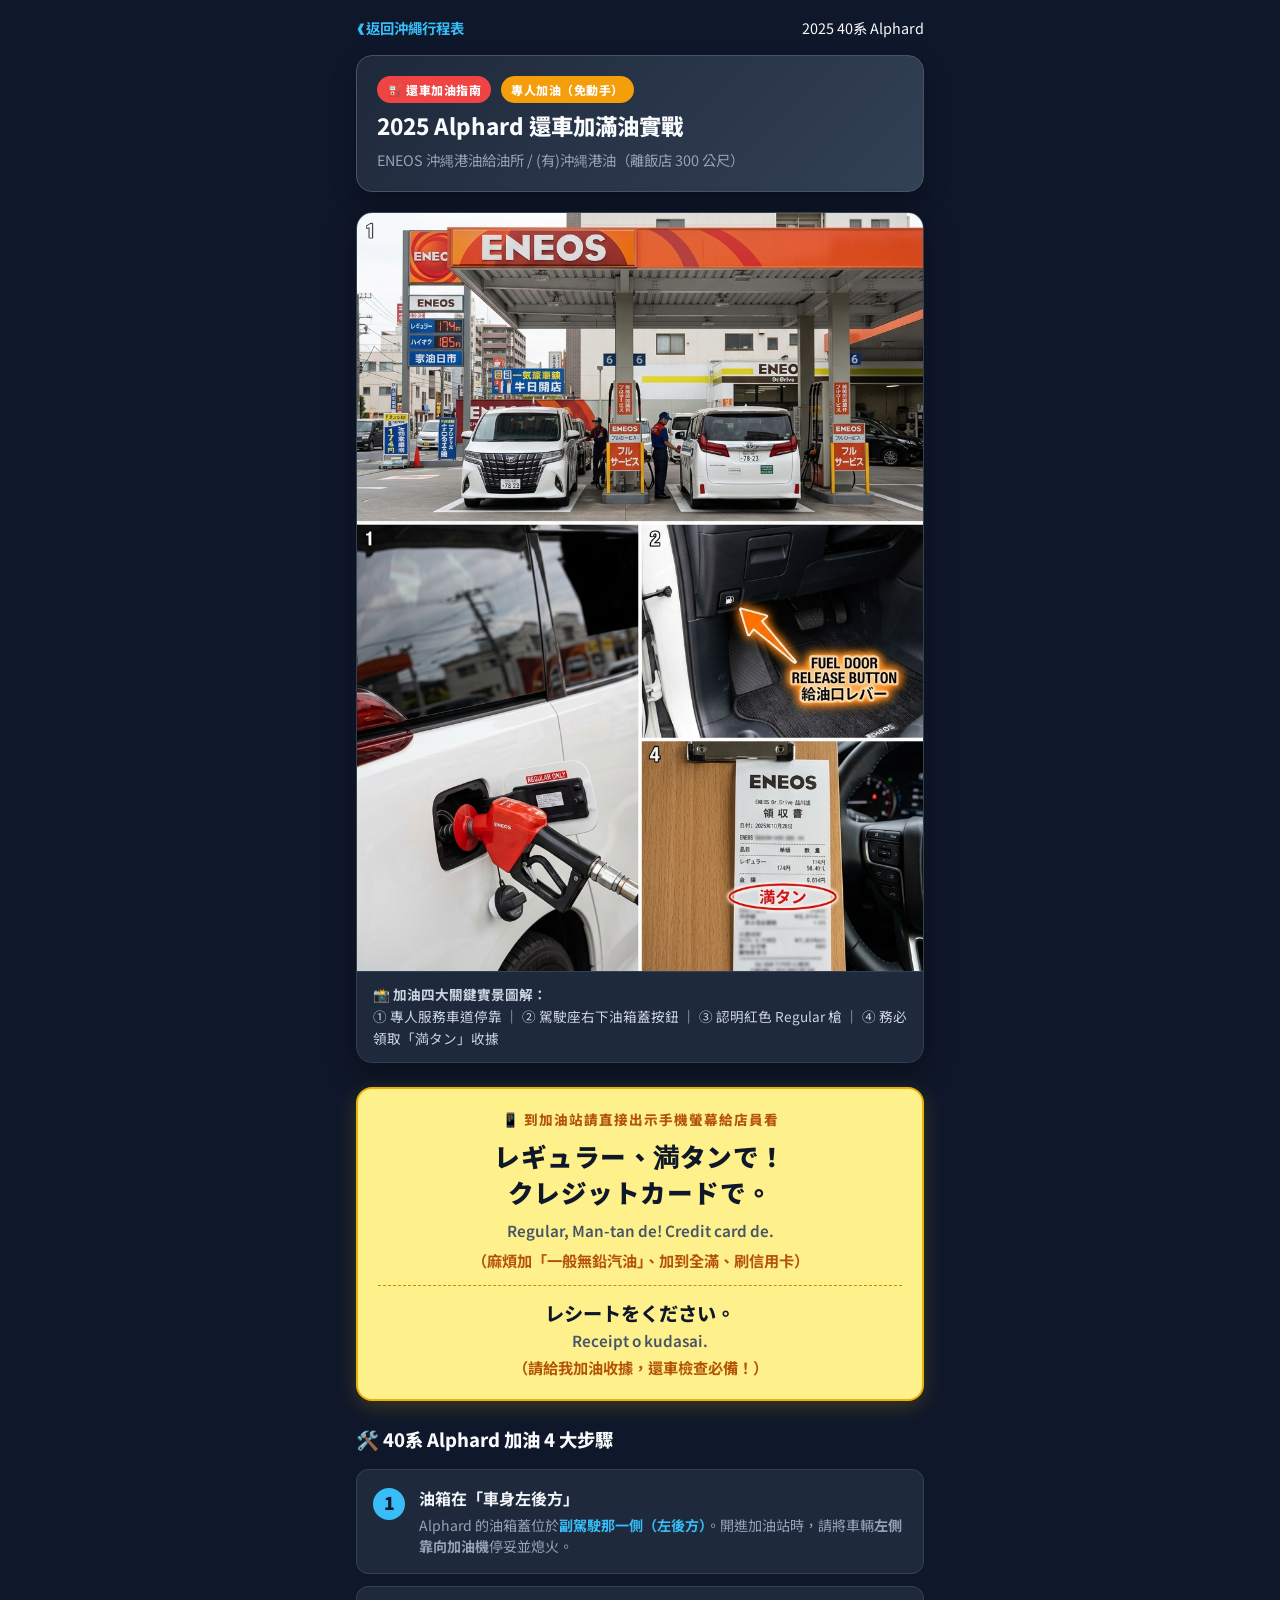
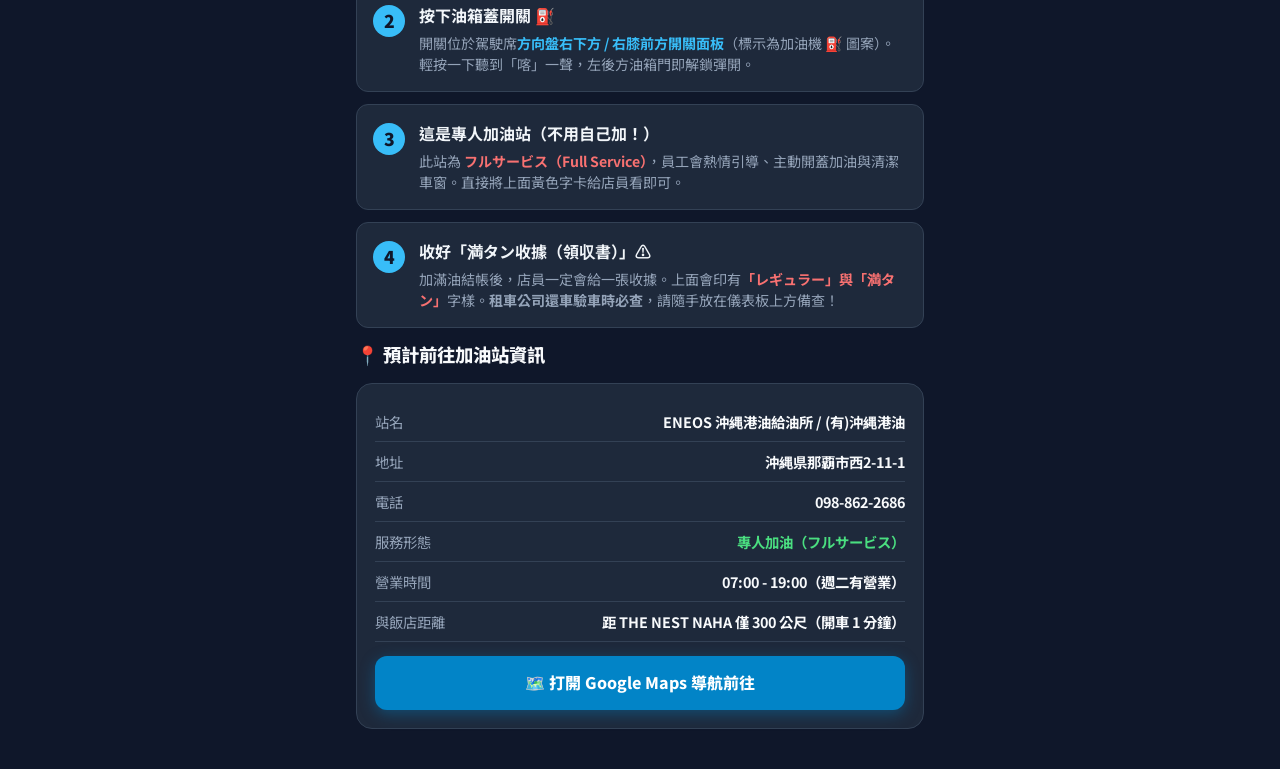
<file: gas_guide.html>
<!DOCTYPE html>
<html lang="zh-TW">
<head>
  <meta charset="UTF-8">
  <meta name="viewport" content="width=device-width, initial-scale=1.0">
  <title>2025 Alphard 還車加油指南 ｜ ENEOS 沖縄港油給油所</title>
  <link rel="preconnect" href="https://fonts.googleapis.com">
  <link rel="preconnect" href="https://fonts.gstatic.com" crossorigin>
  <link href="https://fonts.googleapis.com/css2?family=Noto+Sans+TC:wght@400;500;700;900&family=Outfit:wght@600;800&display=swap" rel="stylesheet">
  <style>
    * {
      box-sizing: border-box;
      margin: 0;
      padding: 0;
    }
    body {
      background: #0f172a;
      color: #f8fafc;
      font-family: 'Noto Sans TC', -apple-system, BlinkMacSystemFont, sans-serif;
      line-height: 1.6;
      padding: 16px;
      max-width: 600px;
      margin: 0 auto;
    }

    .top-nav {
      display: flex;
      justify-content: space-between;
      align-items: center;
      margin-bottom: 16px;
      font-size: 0.9rem;
    }
    .back-link {
      color: #38bdf8;
      text-decoration: none;
      font-weight: 700;
      display: inline-flex;
      align-items: center;
      gap: 4px;
    }

    .header-card {
      background: linear-gradient(135deg, #1e293b, #334155);
      border-radius: 16px;
      padding: 20px;
      margin-bottom: 20px;
      border: 1px solid #475569;
      box-shadow: 0 10px 25px rgba(0,0,0,0.3);
    }
    .badge {
      display: inline-block;
      background: #ef4444;
      color: white;
      font-size: 0.75rem;
      font-weight: 800;
      padding: 4px 10px;
      border-radius: 20px;
      margin-bottom: 8px;
      letter-spacing: 0.5px;
    }
    .badge.full-service {
      background: #f59e0b;
      margin-left: 6px;
    }
    h1 {
      font-size: 1.4rem;
      font-weight: 800;
      line-height: 1.3;
      margin-bottom: 8px;
    }
    .sub {
      color: #94a3b8;
      font-size: 0.9rem;
    }

    /* Infographic Photo Frame */
    .photo-card {
      background: #1e293b;
      border-radius: 16px;
      overflow: hidden;
      margin-bottom: 24px;
      border: 1px solid #334155;
      box-shadow: 0 8px 30px rgba(0,0,0,0.4);
    }
    .photo-card img {
      width: 100%;
      height: auto;
      display: block;
    }
    .photo-caption {
      padding: 12px 16px;
      font-size: 0.85rem;
      color: #cbd5e1;
      background: #1e293b;
      border-top: 1px solid #334155;
    }

    /* Giant Dialogue Cards for Gas Attendant */
    .speech-box {
      background: #fef08a;
      color: #854d0e;
      border: 2px solid #eab308;
      border-radius: 16px;
      padding: 20px;
      margin-bottom: 24px;
      text-align: center;
      box-shadow: 0 6px 20px rgba(234, 179, 8, 0.2);
    }
    .speech-title {
      font-size: 0.85rem;
      font-weight: 800;
      text-transform: uppercase;
      color: #b45309;
      margin-bottom: 8px;
      letter-spacing: 1px;
    }
    .japanese-main {
      font-size: 1.6rem;
      font-weight: 900;
      color: #0f172a;
      line-height: 1.4;
      margin-bottom: 8px;
      letter-spacing: 0.5px;
    }
    .romaji {
      font-size: 0.95rem;
      font-weight: 600;
      color: #475569;
      margin-bottom: 6px;
    }
    .chinese-mean {
      font-size: 0.95rem;
      font-weight: 700;
      color: #b45309;
    }

    /* Steps Section */
    .section-title {
      font-size: 1.15rem;
      font-weight: 800;
      margin-bottom: 14px;
      display: flex;
      align-items: center;
      gap: 8px;
    }
    .step-card {
      background: #1e293b;
      border: 1px solid #334155;
      border-radius: 12px;
      padding: 16px;
      margin-bottom: 12px;
      display: flex;
      gap: 14px;
      align-items: flex-start;
    }
    .step-num {
      background: #38bdf8;
      color: #0f172a;
      font-weight: 900;
      font-size: 1.1rem;
      width: 32px;
      height: 32px;
      border-radius: 50%;
      display: flex;
      align-items: center;
      justify-content: center;
      flex-shrink: 0;
      margin-top: 2px;
    }
    .step-content h3 {
      font-size: 1rem;
      font-weight: 700;
      margin-bottom: 4px;
      color: #f1f5f9;
    }
    .step-content p {
      font-size: 0.88rem;
      color: #94a3b8;
      line-height: 1.5;
    }
    .highlight-red {
      color: #f87171;
      font-weight: 700;
    }
    .highlight-blue {
      color: #38bdf8;
      font-weight: 700;
    }

    /* Gas Station Info */
    .station-info {
      background: #1e293b;
      border: 1px solid #334155;
      border-radius: 16px;
      padding: 18px;
      margin-bottom: 24px;
    }
    .info-row {
      display: flex;
      justify-content: space-between;
      padding: 8px 0;
      border-bottom: 1px solid #334155;
      font-size: 0.9rem;
    }
    .info-row:last-child {
      border-bottom: none;
    }
    .info-label {
      color: #94a3b8;
    }
    .info-val {
      font-weight: 700;
      text-align: right;
    }

    .btn-maps {
      display: block;
      width: 100%;
      background: #0284c7;
      color: white;
      text-align: center;
      padding: 14px;
      border-radius: 12px;
      text-decoration: none;
      font-weight: 800;
      font-size: 1rem;
      margin-top: 14px;
      box-shadow: 0 4px 15px rgba(2, 132, 199, 0.4);
    }
  </style>
</head>
<body>

  <div class="top-nav">
    <a href="index.html" class="back-link">❮ 返回沖繩行程表</a>
    <span>2025 40系 Alphard</span>
  </div>

  <div class="header-card">
    <span class="badge">⛽ 還車加油指南</span>
    <span class="badge full-service">專人加油（免動手）</span>
    <h1>2025 Alphard 還車加滿油實戰</h1>
    <p class="sub">ENEOS 沖縄港油給油所 / (有)沖縄港油（離飯店 300 公尺）</p>
  </div>

  <!-- Real Photo Infographic Graphic -->
  <div class="photo-card">
    <img src="alphard_gas_guide.jpg" alt="2025 Alphard 加油指引圖解">
    <div class="photo-caption">
      📸 <strong>加油四大關鍵實景圖解：</strong><br>
      ① 專人服務車道停靠 ｜ ② 駕駛座右下油箱蓋按鈕 ｜ ③ 認明紅色 Regular 槍 ｜ ④ 務必領取「満タン」收據
    </div>
  </div>

  <!-- Giant Japanese Speech Card for Attendant -->
  <div class="speech-box">
    <div class="speech-title">📱 到加油站請直接出示手機螢幕給店員看</div>
    <div class="japanese-main">レギュラー、満タンで！<br>クレジットカードで。</div>
    <div class="romaji">Regular, Man-tan de! Credit card de.</div>
    <div class="chinese-mean">（麻煩加「一般無鉛汽油」、加到全滿、刷信用卡）</div>
    <hr style="border: none; border-top: 1px dashed #ca8a04; margin: 12px 0;">
    <div style="font-size: 1.2rem; font-weight: 800; color: #0f172a;">
      レシートをください。
    </div>
    <div class="romaji" style="margin-bottom: 2px;">Receipt o kudasai.</div>
    <div class="chinese-mean">（請給我加油收據，還車檢查必備！）</div>
  </div>

  <!-- Step-by-Step Instructions -->
  <div class="section-title">🛠️ 40系 Alphard 加油 4 大步驟</div>

  <div class="step-card">
    <div class="step-num">1</div>
    <div class="step-content">
      <h3>油箱在「車身左後方」</h3>
      <p>Alphard 的油箱蓋位於<span class="highlight-blue">副駕駛那一側（左後方）</span>。開進加油站時，請將車輛<strong>左側靠向加油機</strong>停妥並熄火。</p>
    </div>
  </div>

  <div class="step-card">
    <div class="step-num">2</div>
    <div class="step-content">
      <h3>按下油箱蓋開關 ⛽</h3>
      <p>開關位於駕駛席<span class="highlight-blue">方向盤右下方 / 右膝前方開關面板</span>（標示為加油機 ⛽ 圖案）。輕按一下聽到「喀」一聲，左後方油箱門即解鎖彈開。</p>
    </div>
  </div>

  <div class="step-card">
    <div class="step-num">3</div>
    <div class="step-content">
      <h3>這是專人加油站（不用自己加！）</h3>
      <p>此站為 <span class="highlight-red">フルサービス（Full Service）</span>，員工會熱情引導、主動開蓋加油與清潔車窗。直接將上面黃色字卡給店員看即可。</p>
    </div>
  </div>

  <div class="step-card">
    <div class="step-num">4</div>
    <div class="step-content">
      <h3>收好「満タン收據（領収書）」⚠️</h3>
      <p>加滿油結帳後，店員一定會給一張收據。上面會印有<span class="highlight-red">「レギュラー」與「満タン」</span>字樣。<strong>租車公司還車驗車時必查</strong>，請隨手放在儀表板上方備查！</p>
    </div>
  </div>

  <!-- Gas Station Information -->
  <div class="section-title">📍 預計前往加油站資訊</div>

  <div class="station-info">
    <div class="info-row">
      <span class="info-label">站名</span>
      <span class="info-val">ENEOS 沖縄港油給油所 / (有)沖縄港油</span>
    </div>
    <div class="info-row">
      <span class="info-label">地址</span>
      <span class="info-val">沖縄県那覇市西2-11-1</span>
    </div>
    <div class="info-row">
      <span class="info-label">電話</span>
      <span class="info-val">098-862-2686</span>
    </div>
    <div class="info-row">
      <span class="info-label">服務形態</span>
      <span class="info-val" style="color: #4ade80;">專人加油（フルサービス）</span>
    </div>
    <div class="info-row">
      <span class="info-label">營業時間</span>
      <span class="info-val">07:00 - 19:00（週二有營業）</span>
    </div>
    <div class="info-row">
      <span class="info-label">與飯店距離</span>
      <span class="info-val">距 THE NEST NAHA 僅 300 公尺（開車 1 分鐘）</span>
    </div>

    <a href="https://maps.google.com/?q=ENEOS+沖縄港油給油所" target="_blank" class="btn-maps">
      🗺️ 打開 Google Maps 導航前往
    </a>
  </div>

</body>
</html>
</file>
<file: styles.css>
/* ==========================================================================
  Okinawa Travel Plan - Glassmorphism & Responsive Design System
  ========================================================================== */

:root {
  --primary: #0284c7;
  --primary-light: #38bdf8;
  --primary-dark: #0369a1;
  --accent: #f59e0b;
  --accent-light: #fbbf24;
  --bg-gradient: linear-gradient(135deg, #0f172a 0%, #1e293b 50%, #0f172a 100%);
  --surface: rgba(30, 41, 59, 0.7);
  --surface-hover: rgba(51, 65, 85, 0.8);
  --glass-border: rgba(255, 255, 255, 0.1);
  --text-primary: #f8fafc;
  --text-secondary: #94a3b8;
  --text-muted: #64748b;
  --radius-lg: 16px;
  --radius-md: 12px;
  --radius-sm: 8px;
  --shadow-glow: 0 8px 32px 0 rgba(2, 132, 199, 0.25);
  --font-main: 'Noto Sans TC', sans-serif;
  --font-heading: 'Outfit', sans-serif;
}

* {
  box-sizing: border-box;
  margin: 0;
  padding: 0;
}

body {
  font-family: var(--font-main);
  background: #0f172a;
  color: var(--text-primary);
  line-height: 1.6;
  min-height: 100vh;
}

.container {
  max-width: 1200px;
  margin: 0 auto;
  padding: 0 20px;
}

/* Hero Section */
.hero {
  position: relative;
  background: linear-gradient(135deg, #0369a1 0%, #0f172a 100%), url('https://images.unsplash.com/photo-1540555700478-4be289fbecef?auto=format&fit=crop&w=1600&q=80');
  background-size: cover;
  background-position: center;
  padding: 60px 0 40px;
  text-align: center;
  overflow: hidden;
}

.hero-overlay {
  position: absolute;
  top: 0;
  left: 0;
  right: 0;
  bottom: 0;
  background: rgba(15, 23, 42, 0.75);
  backdrop-filter: blur(4px);
}

.hero-content {
  position: relative;
  z-index: 1;
}

.hero-badge {
  display: inline-block;
  background: rgba(56, 189, 248, 0.2);
  color: var(--primary-light);
  border: 1px solid rgba(56, 189, 248, 0.4);
  padding: 6px 16px;
  border-radius: 50px;
  font-size: 0.9rem;
  font-weight: 700;
  letter-spacing: 1px;
  margin-bottom: 16px;
}

.hero h1 {
  font-family: var(--font-heading);
  font-size: 2.5rem;
  font-weight: 800;
  margin-bottom: 10px;
  background: linear-gradient(to right, #ffffff, #7dd3fc);
  -webkit-background-clip: text;
  -webkit-text-fill-color: transparent;
}

.hero-subtitle {
  color: var(--text-secondary);
  font-size: 1.1rem;
  margin-bottom: 30px;
}

/* Trip Meta Grid */
.trip-meta-grid {
  display: grid;
  grid-template-columns: repeat(auto-fit, minmax(220px, 1fr));
  gap: 15px;
  margin-top: 20px;
}

.meta-card {
  background: var(--surface);
  border: 1px solid var(--glass-border);
  border-radius: var(--radius-md);
  padding: 16px;
  display: flex;
  align-items: center;
  gap: 12px;
  backdrop-filter: blur(8px);
}

.meta-icon {
  font-size: 1.8rem;
}

.meta-info {
  text-align: left;
}

.meta-label {
  font-size: 0.75rem;
  color: var(--text-muted);
  text-transform: uppercase;
  letter-spacing: 0.5px;
}

.meta-value {
  font-size: 0.9rem;
  font-weight: 700;
  color: var(--text-primary);
}

/* Section Alerts */
.section-alert {
  margin: 25px auto 0;
}

.alert-box {
  background: var(--surface);
  border-left: 4px solid var(--accent);
  border-radius: var(--radius-md);
  padding: 20px;
  border: 1px solid var(--glass-border);
  border-left-width: 4px;
}

.alert-header {
  display: flex;
  align-items: center;
  gap: 10px;
  margin-bottom: 10px;
}

.alert-icon {
  font-size: 1.4rem;
}

.alert-header h3 {
  font-size: 1.1rem;
  color: var(--accent-light);
}

.alert-content p {
  color: var(--text-secondary);
  font-size: 0.95rem;
  margin-bottom: 8px;
}

.alert-content p:last-child {
  margin-bottom: 0;
}

/* Sticky Navigation */
.sticky-nav {
  position: sticky;
  top: 0;
  z-index: 100;
  background: rgba(15, 23, 42, 0.9);
  backdrop-filter: blur(12px);
  border-bottom: 1px solid var(--glass-border);
  padding: 12px 0;
}

.nav-container {
  display: flex;
  gap: 10px;
  overflow-x: auto;
  white-space: nowrap;
  scrollbar-width: none;
}

.nav-container::-webkit-scrollbar {
  display: none;
}

.nav-btn {
  background: transparent;
  border: 1px solid var(--glass-border);
  color: var(--text-secondary);
  padding: 10px 20px;
  border-radius: var(--radius-sm);
  font-family: var(--font-main);
  font-weight: 500;
  font-size: 0.95rem;
  cursor: pointer;
  transition: all 0.3s ease;
}

.nav-btn:hover {
  background: var(--surface-hover);
  color: var(--text-primary);
}

.nav-btn.active {
  background: var(--primary);
  border-color: var(--primary-light);
  color: #ffffff;
  box-shadow: 0 0 15px rgba(2, 132, 199, 0.4);
}

/* Main Content & Tab Panes */
.main-content {
  padding: 30px 0 60px;
}

.tab-pane {
  display: none;
}

.tab-pane.active {
  display: block;
}

.section-title-wrap {
  margin-bottom: 25px;
}

.section-title-wrap h2 {
  font-size: 1.6rem;
  margin-bottom: 6px;
  color: #ffffff;
}

.section-title-wrap p {
  color: var(--text-secondary);
  font-size: 0.95rem;
}

/* ==========================================================================
  NEW: Interactive Okinawa Map & Overview System
  ========================================================================== */
.overview-layout {
  display: grid;
  grid-template-columns: 1fr 1fr;
  gap: 25px;
  margin-bottom: 30px;
}

@media (max-width: 900px) {
  .overview-layout {
    grid-template-columns: 1fr;
  }
}

.map-container-card {
  background: var(--surface);
  border: 1px solid var(--glass-border);
  border-radius: var(--radius-lg);
  padding: 24px;
  position: relative;
  overflow: hidden;
}

.map-header {
  display: flex;
  align-items: center;
  justify-content: space-between;
  margin-bottom: 20px;
  border-bottom: 1px solid var(--glass-border);
  padding-bottom: 12px;
}

.map-header h3 {
  font-size: 1.2rem;
  color: #ffffff;
}

.map-legend {
  display: flex;
  gap: 12px;
  font-size: 0.8rem;
}

.legend-item {
  display: flex;
  align-items: center;
  gap: 6px;
}

.legend-dot {
  width: 10px;
  height: 10px;
  border-radius: 50%;
}

.legend-dot.north { background: #38bdf8; }
.legend-dot.central { background: #fbbf24; }
.legend-dot.south { background: #f87171; }

.svg-map-wrapper {
  position: relative;
  width: 100%;
  height: 480px;
  background: radial-gradient(circle at 50% 50%, #1e293b 0%, #0f172a 100%);
  border-radius: var(--radius-md);
  border: 1px solid var(--glass-border);
  overflow: hidden;
}

.map-svg {
  width: 100%;
  height: 100%;
}

/* Pin styles on SVG Map */
.map-pin {
  cursor: pointer;
  transition: transform 0.3s cubic-bezier(0.175, 0.885, 0.32, 1.275);
}

.map-pin:hover {
  transform: scale(1.35);
  z-index: 50;
}

.pin-circle {
  stroke: #ffffff;
  stroke-width: 2;
  filter: drop-shadow(0 2px 6px rgba(0, 0, 0, 0.5));
}

.pin-circle.north { fill: #0284c7; }
.pin-circle.central { fill: #d97706; }
.pin-circle.south { fill: #dc2626; }

.pin-label {
  fill: #ffffff;
  font-family: var(--font-heading);
  font-weight: 800;
  font-size: 11px;
  text-anchor: middle;
  dominant-baseline: central;
}

/* Region Spotlight Cards */
.regions-container {
  display: flex;
  flex-direction: column;
  gap: 16px;
}

.region-card {
  background: var(--surface);
  border: 1px solid var(--glass-border);
  border-radius: var(--radius-md);
  padding: 18px;
  transition: all 0.3s ease;
}

.region-card:hover {
  border-color: rgba(56, 189, 248, 0.4);
  background: var(--surface-hover);
}

.region-card-header {
  display: flex;
  align-items: center;
  justify-content: space-between;
  margin-bottom: 12px;
}

.region-card-title {
  font-size: 1.1rem;
  font-weight: 700;
  color: #ffffff;
}

.spotlight-list {
  display: flex;
  flex-direction: column;
  gap: 10px;
}

.spotlight-item {
  background: rgba(15, 23, 42, 0.5);
  border: 1px solid var(--glass-border);
  border-radius: var(--radius-sm);
  padding: 10px 14px;
  display: flex;
  align-items: center;
  justify-content: space-between;
  transition: all 0.2s ease;
}

.spotlight-item:hover {
  background: rgba(56, 189, 248, 0.1);
  border-color: rgba(56, 189, 248, 0.3);
}

.spotlight-info {
  display: flex;
  align-items: center;
  gap: 10px;
}

.spotlight-num {
  width: 24px;
  height: 24px;
  border-radius: 50%;
  background: var(--primary);
  color: #ffffff;
  font-size: 0.75rem;
  font-weight: 800;
  display: flex;
  align-items: center;
  justify-content: center;
}

.spotlight-name {
  font-size: 0.9rem;
  font-weight: 600;
  color: #f8fafc;
}

.spotlight-day {
  font-size: 0.75rem;
  color: var(--accent-light);
  background: rgba(245, 158, 11, 0.15);
  padding: 2px 8px;
  border-radius: 4px;
}

/* Day Selector */
.day-selector {
  display: grid;
  grid-template-columns: repeat(auto-fit, minmax(160px, 1fr));
  gap: 10px;
  margin-bottom: 25px;
}

.day-btn {
  background: var(--surface);
  border: 1px solid var(--glass-border);
  color: var(--text-secondary);
  padding: 12px;
  border-radius: var(--radius-md);
  cursor: pointer;
  text-align: center;
  font-family: var(--font-main);
  font-weight: 700;
  font-size: 0.9rem;
  transition: all 0.3s ease;
}

.day-btn span {
  display: block;
  font-size: 0.75rem;
  font-weight: 400;
  color: var(--text-muted);
  margin-top: 4px;
}

.day-btn:hover {
  background: var(--surface-hover);
  border-color: rgba(255, 255, 255, 0.2);
}

.day-btn.active {
  background: linear-gradient(135deg, #0284c7, #0369a1);
  border-color: var(--primary-light);
  color: #ffffff;
  box-shadow: 0 4px 15px rgba(2, 132, 199, 0.3);
}

.day-btn.active span {
  color: rgba(255, 255, 255, 0.85);
}

/* Timeline Components */
.timeline-card {
  background: var(--surface);
  border: 1px solid var(--glass-border);
  border-radius: var(--radius-lg);
  padding: 25px;
  backdrop-filter: blur(10px);
}

.day-header {
  border-bottom: 1px solid var(--glass-border);
  padding-bottom: 15px;
  margin-bottom: 20px;
}

.day-header h3 {
  font-size: 1.3rem;
  color: #ffffff;
}

.day-theme-badge {
  display: inline-block;
  margin-top: 8px;
  background: rgba(245, 158, 11, 0.15);
  color: var(--accent-light);
  border: 1px solid rgba(245, 158, 11, 0.3);
  padding: 4px 12px;
  border-radius: var(--radius-sm);
  font-size: 0.85rem;
}

.timeline {
  position: relative;
  padding-left: 20px;
}

.timeline::before {
  content: '';
  position: absolute;
  left: 6px;
  top: 10px;
  bottom: 10px;
  width: 2px;
  background: rgba(255, 255, 255, 0.1);
}

.timeline-item {
  position: relative;
  padding-bottom: 25px;
}

.timeline-item:last-child {
  padding-bottom: 0;
}

.timeline-dot {
  position: absolute;
  left: -20px;
  top: 5px;
  width: 14px;
  height: 14px;
  border-radius: 50%;
  background: var(--primary-light);
  box-shadow: 0 0 10px var(--primary-light);
}

.timeline-time {
  font-family: var(--font-heading);
  font-weight: 700;
  color: var(--primary-light);
  font-size: 0.95rem;
}

.timeline-title {
  font-size: 1.1rem;
  font-weight: 700;
  color: #ffffff;
  margin: 4px 0 6px;
}

.timeline-desc {
  color: var(--text-secondary);
  font-size: 0.95rem;
  line-height: 1.5;
}

.tag-list {
  display: flex;
  flex-wrap: wrap;
  gap: 8px;
  margin-top: 10px;
}

.tag {
  font-size: 0.75rem;
  padding: 3px 10px;
  border-radius: 4px;
  font-weight: 500;
}

.tag.food {
  background: rgba(239, 68, 68, 0.15);
  color: #fca5a5;
  border: 1px solid rgba(239, 68, 68, 0.3);
}

.tag.drive {
  background: rgba(59, 130, 246, 0.15);
  color: #93c5fd;
  border: 1px solid rgba(59, 130, 246, 0.3);
}

.tag.kid {
  background: rgba(16, 185, 129, 0.15);
  color: #6ee7b7;
  border: 1px solid rgba(16, 185, 129, 0.3);
}

.tag.rain-ok {
  background: rgba(14, 165, 233, 0.2);
  color: #38bdf8;
  border: 1px solid rgba(56, 189, 248, 0.4);
  font-weight: 700;
}

/* Hotels Pane */
.hotels-grid {
  display: grid;
  grid-template-columns: repeat(auto-fit, minmax(320px, 1fr));
  gap: 25px;
}

.hotel-card {
  background: var(--surface);
  border: 1px solid var(--glass-border);
  border-radius: var(--radius-lg);
  padding: 25px;
}

.hotel-tag {
  display: inline-block;
  background: rgba(56, 189, 248, 0.15);
  color: var(--primary-light);
  padding: 4px 12px;
  border-radius: var(--radius-sm);
  font-size: 0.8rem;
  font-weight: 700;
  margin-bottom: 10px;
}

.hotel-tag.highlight-tag {
  background: rgba(245, 158, 11, 0.15);
  color: var(--accent-light);
}

.hotel-card h3 {
  font-size: 1.3rem;
  color: #ffffff;
}

.hotel-sub {
  color: var(--text-muted);
  font-size: 0.85rem;
  margin-bottom: 15px;
}

.hotel-img-placeholder {
  height: 140px;
  border-radius: var(--radius-md);
  display: flex;
  align-items: center;
  justify-content: center;
  color: #ffffff;
  font-weight: 700;
  font-size: 1rem;
  padding: 20px;
  text-align: center;
  margin-bottom: 15px;
}

.hotel-highlights {
  list-style: none;
}

.hotel-highlights li {
  color: var(--text-secondary);
  font-size: 0.9rem;
  margin-bottom: 8px;
  padding-left: 18px;
  position: relative;
}

.hotel-highlights li::before {
  content: '✓';
  position: absolute;
  left: 0;
  color: var(--primary-light);
  font-weight: bold;
}

/* Gourmet Pane */
.gourmet-filters {
  display: flex;
  gap: 10px;
  flex-wrap: wrap;
  margin-bottom: 20px;
}

.filter-btn {
  background: var(--surface);
  border: 1px solid var(--glass-border);
  color: var(--text-secondary);
  padding: 8px 16px;
  border-radius: 50px;
  cursor: pointer;
  font-size: 0.85rem;
}

.filter-btn.active {
  background: var(--primary);
  color: #ffffff;
  border-color: var(--primary-light);
}

.gourmet-grid {
  display: grid;
  grid-template-columns: repeat(auto-fit, minmax(280px, 1fr));
  gap: 20px;
}

.gourmet-card {
  background: var(--surface);
  border: 1px solid var(--glass-border);
  border-radius: var(--radius-md);
  padding: 20px;
}

.gourmet-category {
  font-size: 0.7rem;
  color: var(--accent-light);
  font-weight: 800;
  letter-spacing: 1px;
  margin-bottom: 5px;
}

.gourmet-card h4 {
  font-size: 1.1rem;
  color: #ffffff;
  margin-bottom: 5px;
}

.gourmet-location {
  font-size: 0.8rem;
  color: var(--text-muted);
  margin-bottom: 10px;
}

.gourmet-desc {
  font-size: 0.9rem;
  color: var(--text-secondary);
  line-height: 1.4;
}

/* Mapcode Table */
.mapcode-table-wrap {
  overflow-x: auto;
  background: var(--surface);
  border: 1px solid var(--glass-border);
  border-radius: var(--radius-lg);
}

.mapcode-table {
  width: 100%;
  border-collapse: collapse;
  text-align: left;
  min-width: 600px;
}

.mapcode-table th,
.mapcode-table td {
  padding: 14px 18px;
  border-bottom: 1px solid var(--glass-border);
}

.mapcode-table th {
  background: rgba(15, 23, 42, 0.6);
  color: var(--text-primary);
  font-size: 0.9rem;
}

.mapcode-table td {
  color: var(--text-secondary);
  font-size: 0.9rem;
}

.region-badge {
  padding: 2px 8px;
  border-radius: 4px;
  font-size: 0.75rem;
  font-weight: 700;
}

.region-badge.North { background: rgba(59, 130, 246, 0.2); color: #93c5fd; }
.region-badge.Central { background: rgba(245, 158, 11, 0.2); color: #fde047; }
.region-badge.South { background: rgba(239, 68, 68, 0.2); color: #fca5a5; }

/* Packing List */
.packing-grid {
  display: grid;
  grid-template-columns: repeat(auto-fit, minmax(300px, 1fr));
  gap: 20px;
}

.checklist-card {
  background: var(--surface);
  border: 1px solid var(--glass-border);
  border-radius: var(--radius-lg);
  padding: 20px;
}

.checklist-card h3 {
  font-size: 1.1rem;
  color: #ffffff;
  margin-bottom: 15px;
  border-bottom: 1px solid var(--glass-border);
  padding-bottom: 8px;
}

.checklist {
  list-style: none;
}

.checklist li {
  margin-bottom: 10px;
}

.checklist label {
  display: flex;
  align-items: center;
  gap: 10px;
  color: var(--text-secondary);
  font-size: 0.9rem;
  cursor: pointer;
}

.checklist input[type="checkbox"] {
  width: 18px;
  height: 18px;
  accent-color: var(--primary);
  cursor: pointer;
}

/* Footer */
.footer {
  background: rgba(15, 23, 42, 0.95);
  border-top: 1px solid var(--glass-border);
  padding: 30px 0;
  text-align: center;
  color: var(--text-secondary);
  font-size: 0.9rem;
}

.footer-sub {
  font-size: 0.8rem;
  color: var(--text-muted);
  margin-top: 5px;
}

/* Breakfast Embedded Menu Styles */
.menu-embed-box {
  margin-top: 16px;
  background: rgba(15, 23, 42, 0.75);
  border: 1px solid rgba(56, 189, 248, 0.3);
  border-radius: var(--radius-md);
  padding: 16px;
  box-shadow: 0 4px 20px rgba(0, 0, 0, 0.3);
}

.menu-embed-header {
  display: flex;
  align-items: center;
  justify-content: space-between;
  margin-bottom: 14px;
  padding-bottom: 10px;
  border-bottom: 1px solid var(--glass-border);
}

.menu-embed-header h4 {
  color: #38bdf8;
  font-size: 1.1rem;
  margin: 0;
  display: flex;
  align-items: center;
  gap: 8px;
}

.menu-embed-layout {
  display: grid;
  grid-template-columns: 240px 1fr;
  gap: 16px;
  align-items: start;
}

.menu-photo-card {
  position: relative;
  border-radius: var(--radius-sm);
  overflow: hidden;
  border: 1px solid var(--glass-border);
  background: #000000;
  box-shadow: 0 4px 12px rgba(0, 0, 0, 0.4);
}

.menu-photo-card img {
  width: 100%;
  height: auto;
  display: block;
  transition: transform 0.3s ease;
}

.menu-photo-card:hover img {
  transform: scale(1.03);
}

.menu-photo-tag {
  position: absolute;
  bottom: 8px;
  left: 8px;
  background: rgba(15, 23, 42, 0.85);
  color: #ffffff;
  padding: 3px 8px;
  border-radius: 4px;
  font-size: 0.75rem;
  border: 1px solid rgba(255, 255, 255, 0.2);
}

.menu-items-table {
  display: flex;
  flex-direction: column;
  gap: 10px;
}

.menu-item-row {
  background: rgba(30, 41, 59, 0.6);
  border: 1px solid rgba(255, 255, 255, 0.08);
  border-radius: var(--radius-sm);
  padding: 10px 14px;
  transition: all 0.2s ease;
}

.menu-item-row:hover {
  background: rgba(30, 41, 59, 0.9);
  border-color: rgba(56, 189, 248, 0.4);
}

.menu-item-top {
  display: flex;
  justify-content: space-between;
  align-items: baseline;
  margin-bottom: 4px;
}

.menu-item-name {
  font-weight: 700;
  color: #ffffff;
  font-size: 0.95rem;
}

.menu-item-jp {
  font-size: 0.8rem;
  color: var(--text-muted);
  margin-left: 6px;
  font-weight: normal;
}

.menu-item-price-main {
  color: #f59e0b;
  font-weight: 800;
  font-size: 1rem;
}

.menu-item-desc {
  font-size: 0.85rem;
  color: var(--text-secondary);
  line-height: 1.4;
  margin-bottom: 6px;
}

.menu-item-sets {
  display: flex;
  flex-wrap: wrap;
  gap: 6px;
  font-size: 0.75rem;
}

.set-pill {
  background: rgba(2, 132, 199, 0.2);
  color: #7dd3fc;
  padding: 2px 8px;
  border-radius: 4px;
  border: 1px solid rgba(2, 132, 199, 0.3);
}

.set-pill.smoothie {
  background: rgba(168, 85, 247, 0.2);
  color: #d8b4fe;
  border-color: rgba(168, 85, 247, 0.3);
}

@media (max-width: 768px) {
  .menu-embed-layout {
    grid-template-columns: 1fr;
  }
  .menu-photo-card {
    max-width: 280px;
    margin: 0 auto;
  }
}

/* Responsive Rules */
@media (max-width: 768px) {

  .hero h1 {
    font-size: 1.8rem;
  }
  .hero-subtitle {
    font-size: 0.95rem;
  }
  .day-selector {
    grid-template-columns: repeat(2, 1fr);
  }
}
</file>
